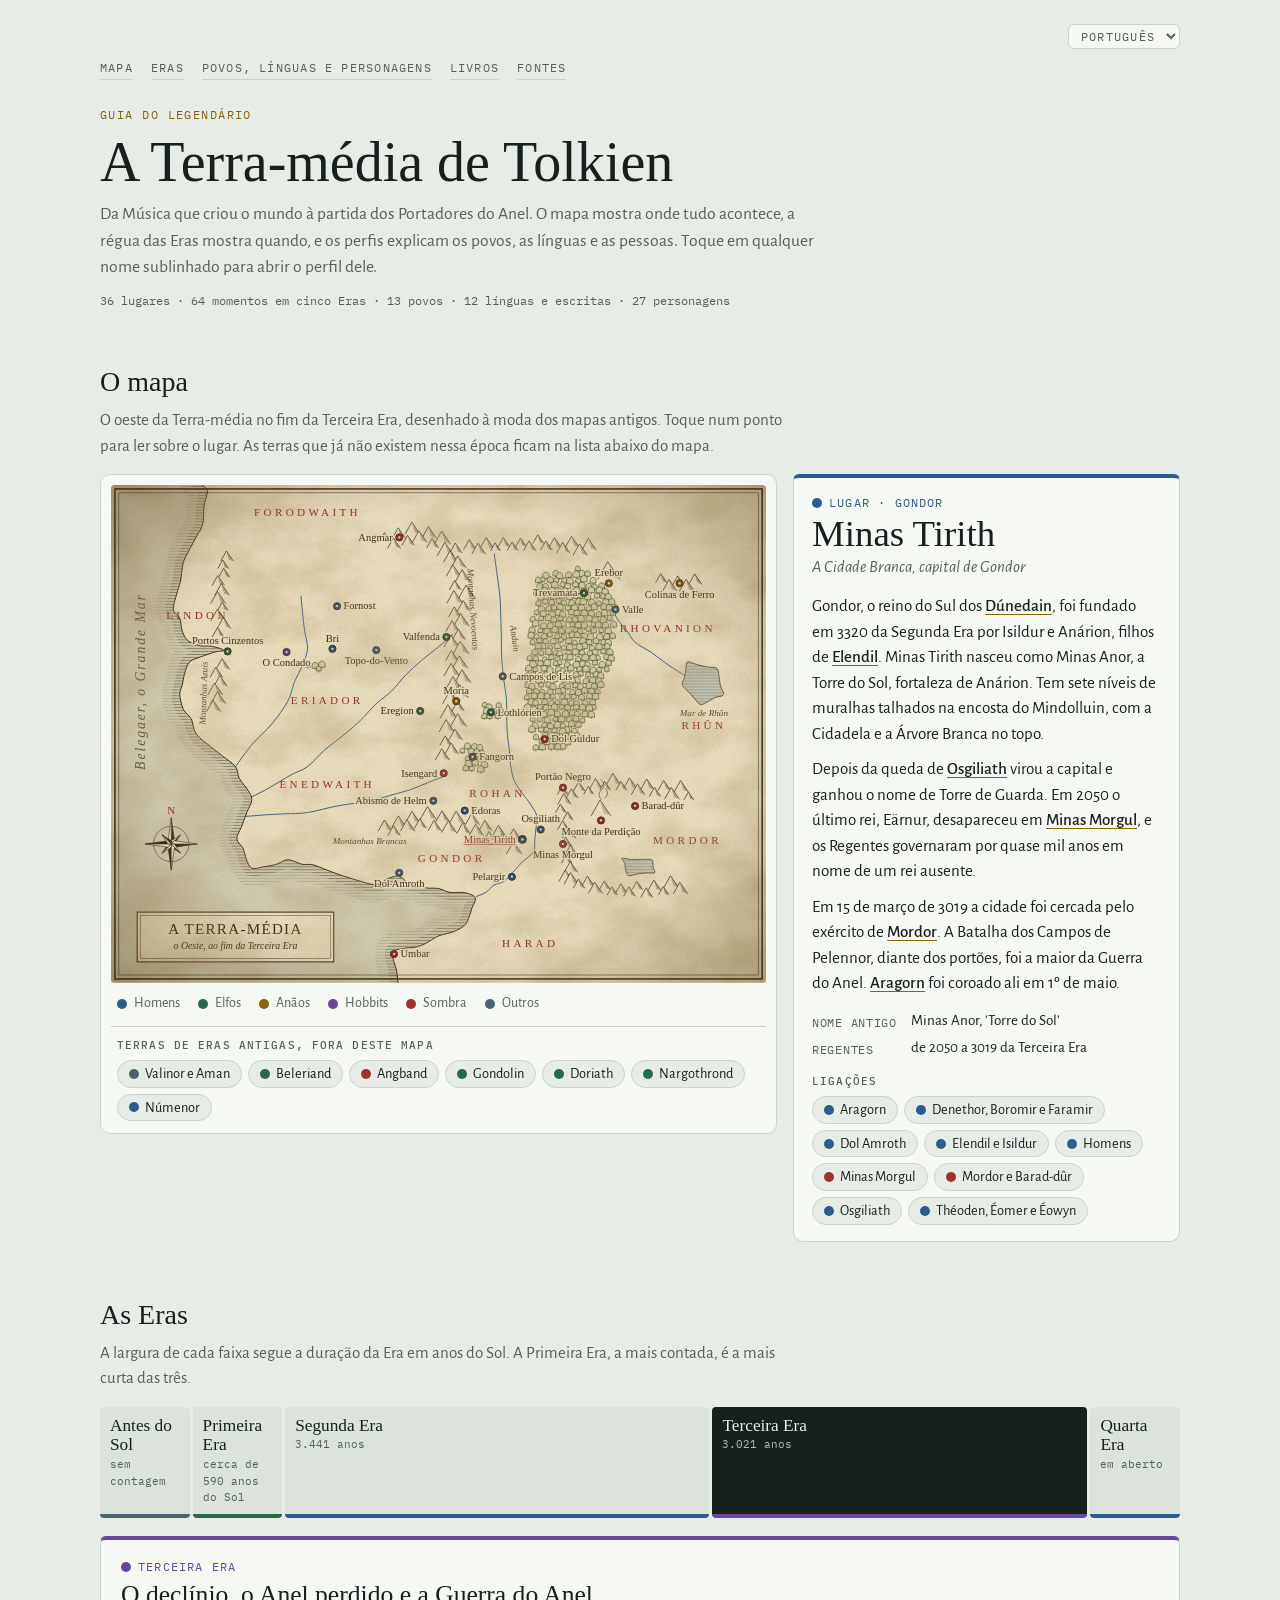
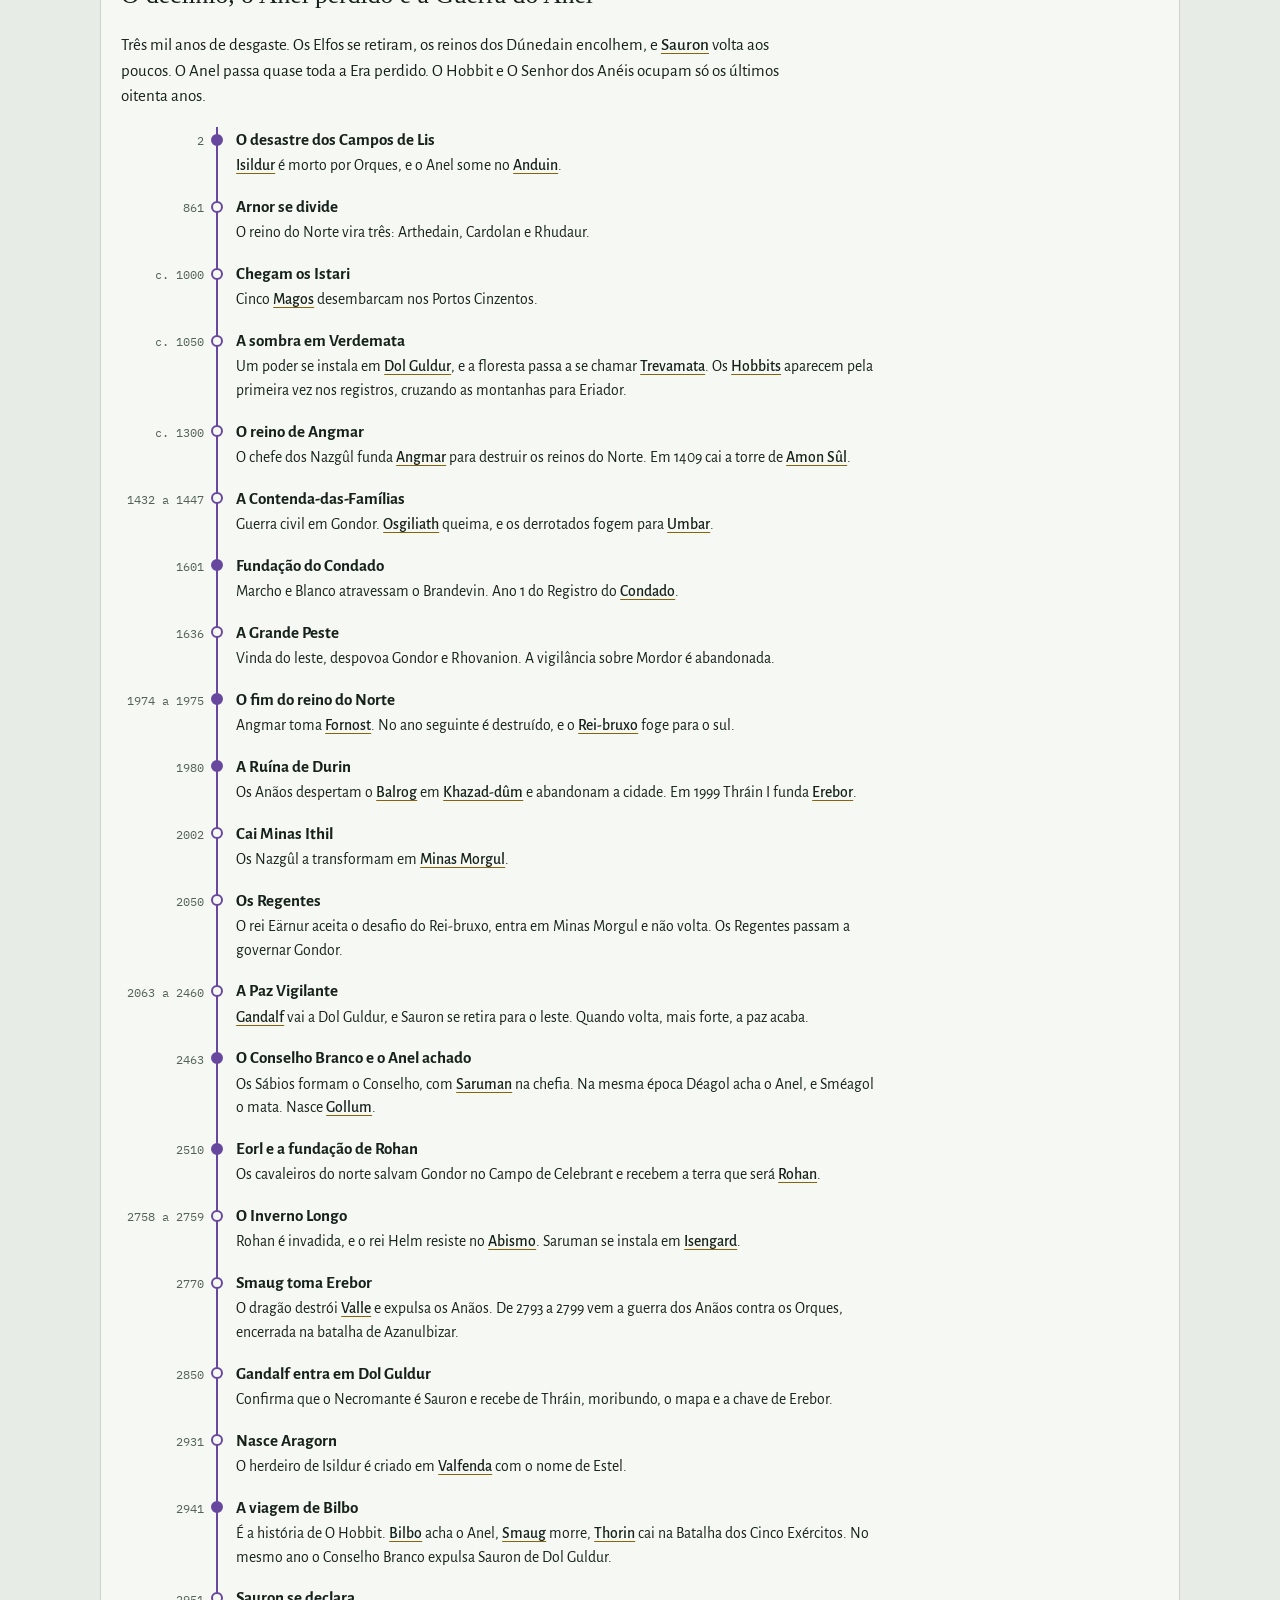
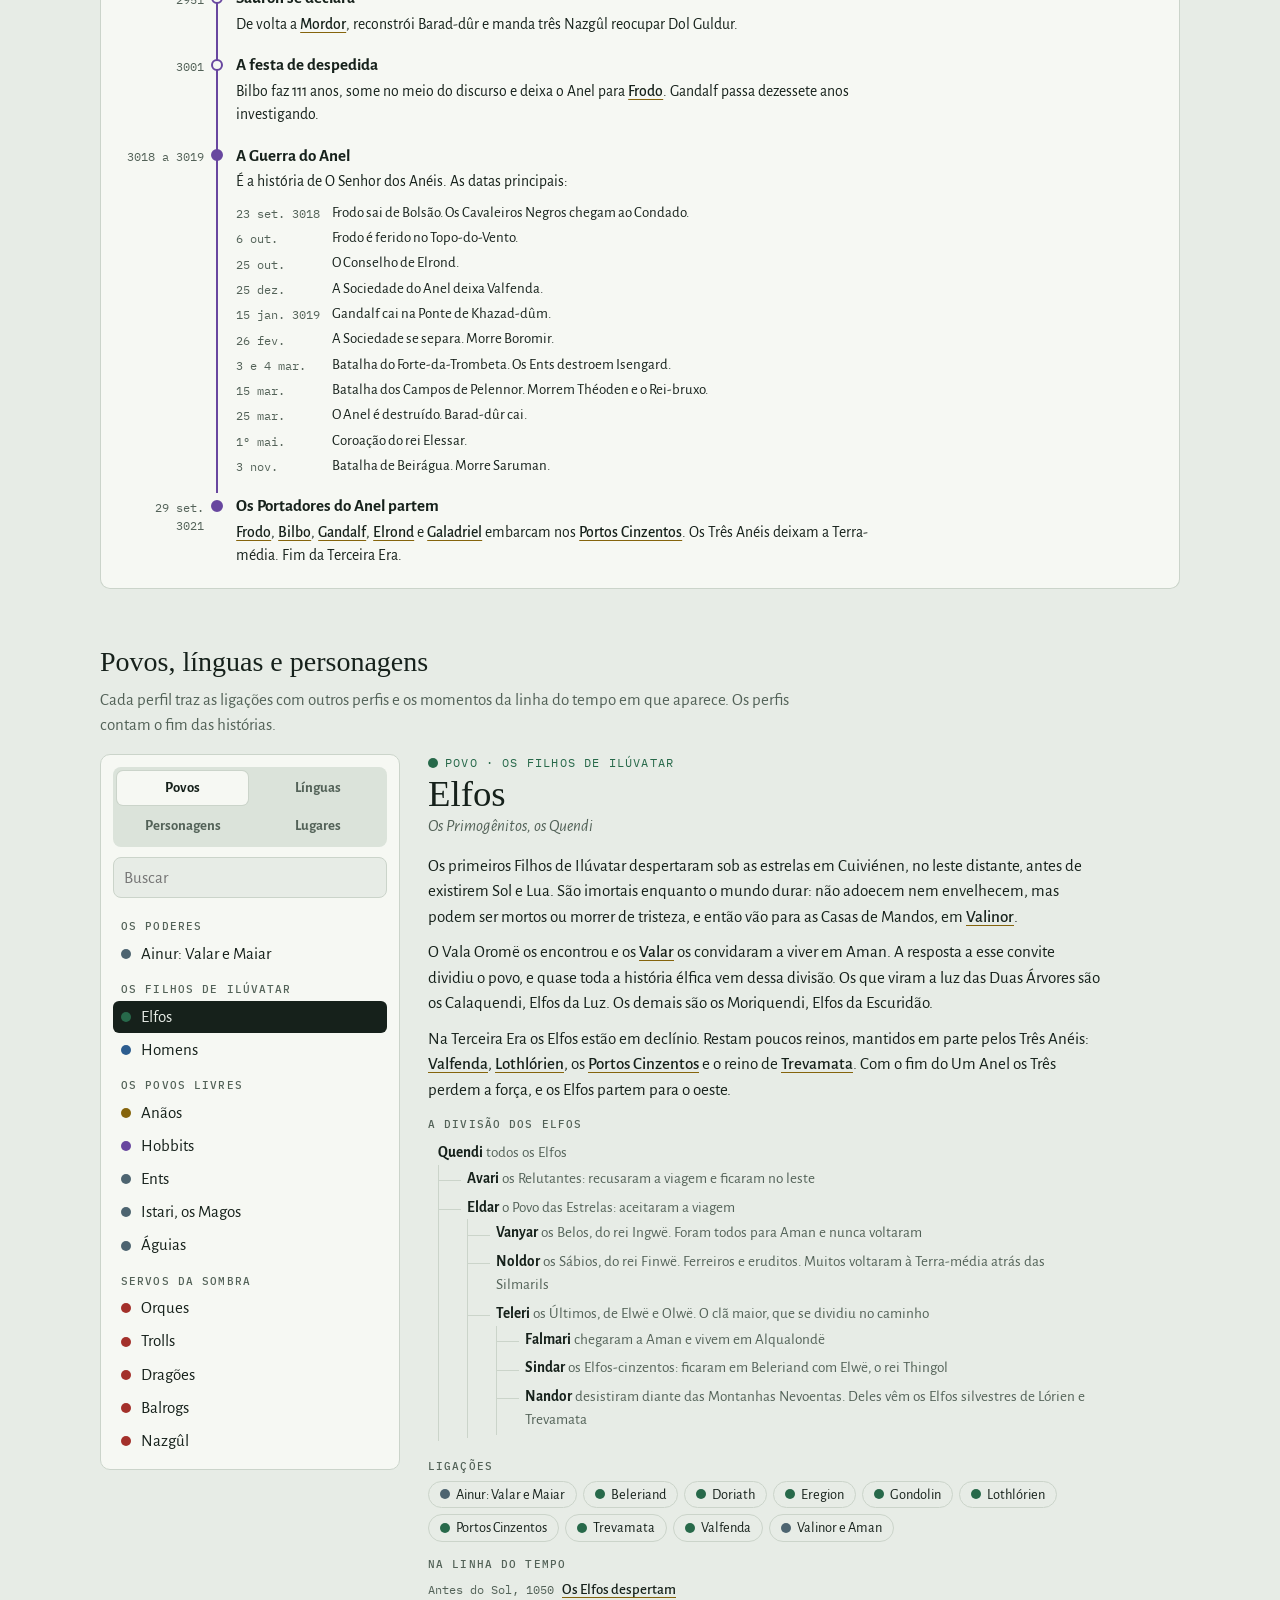
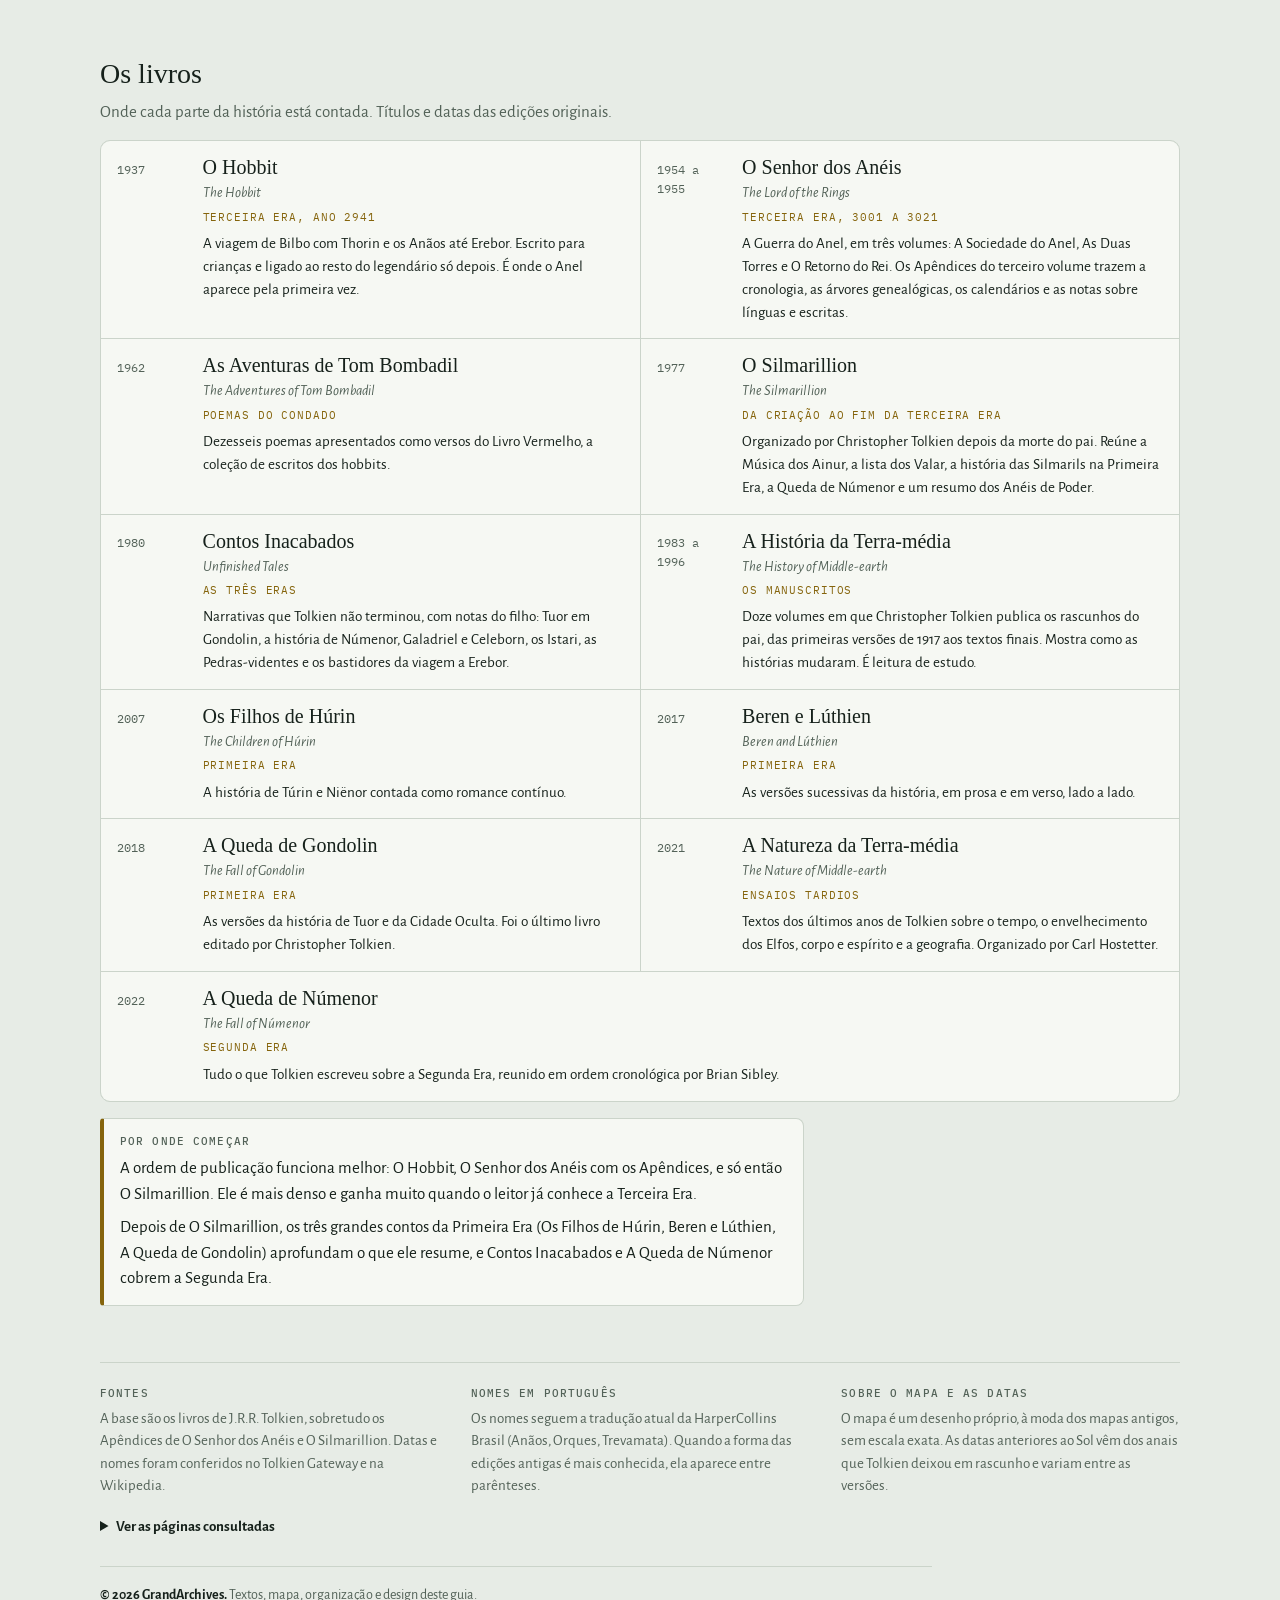
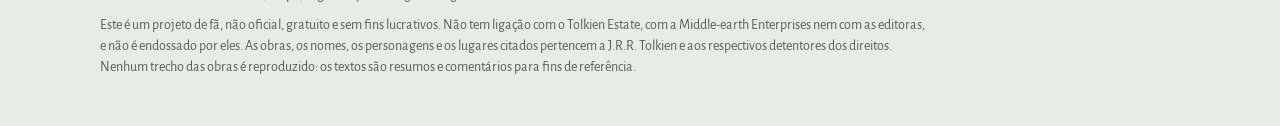
<file: site/index.html>
<!doctype html>
<html lang="pt-BR">
<head>
<meta charset="utf-8">
<meta name="viewport" content="width=device-width,initial-scale=1,viewport-fit=cover">
<title>Terra-média de Tolkien: guia do legendário | GrandArchives</title>
<meta name="description" content="Guia da Terra-média de Tolkien: mapa à moda antiga, linha do tempo das Eras e perfis de povos, línguas, personagens e lugares, com os livros onde cada história é contada.">
<link rel="canonical" href="https://grand-archives.github.io/middle-earth/">
<meta property="og:type" content="website">
<meta property="og:site_name" content="GrandArchives">
<meta property="og:locale" content="pt_BR">
<meta property="og:locale:alternate" content="en_US">
<meta property="og:title" content="Terra-média de Tolkien: guia do legendário | GrandArchives">
<meta property="og:description" content="Guia da Terra-média de Tolkien: mapa à moda antiga, linha do tempo das Eras e perfis de povos, línguas, personagens e lugares, com os livros onde cada história é contada.">
<meta property="og:url" content="https://grand-archives.github.io/middle-earth/">
<link rel="alternate" hreflang="pt-BR" href="https://grand-archives.github.io/middle-earth/">
<link rel="alternate" hreflang="en" href="https://grand-archives.github.io/middle-earth/en/">
<link rel="alternate" hreflang="x-default" href="https://grand-archives.github.io/middle-earth/">
<link rel="icon" href="assets/icons/favicon.ico" sizes="any">
<link rel="icon" href="assets/icons/favicon.svg" type="image/svg+xml">
<link rel="apple-touch-icon" href="assets/icons/apple-touch-icon.png">
<link rel="preconnect" href="https://fonts.googleapis.com">
<link rel="preconnect" href="https://fonts.gstatic.com" crossorigin>
<link rel="stylesheet" href="https://fonts.googleapis.com/css2?family=IM+Fell+English:ital@0;1&family=Alegreya+Sans:ital,wght@0,400;0,500;0,700;1,400&family=IBM+Plex+Mono:wght@400;500&display=swap">
<link rel="stylesheet" href="css/style.css">
<script src="js/app.js" defer></script>
</head>
<body>
<div id="app"><noscript>Este guia precisa de JavaScript para funcionar. Ative o JavaScript no navegador para ler o conteúdo.</noscript></div>
</body>
</html>
</file>
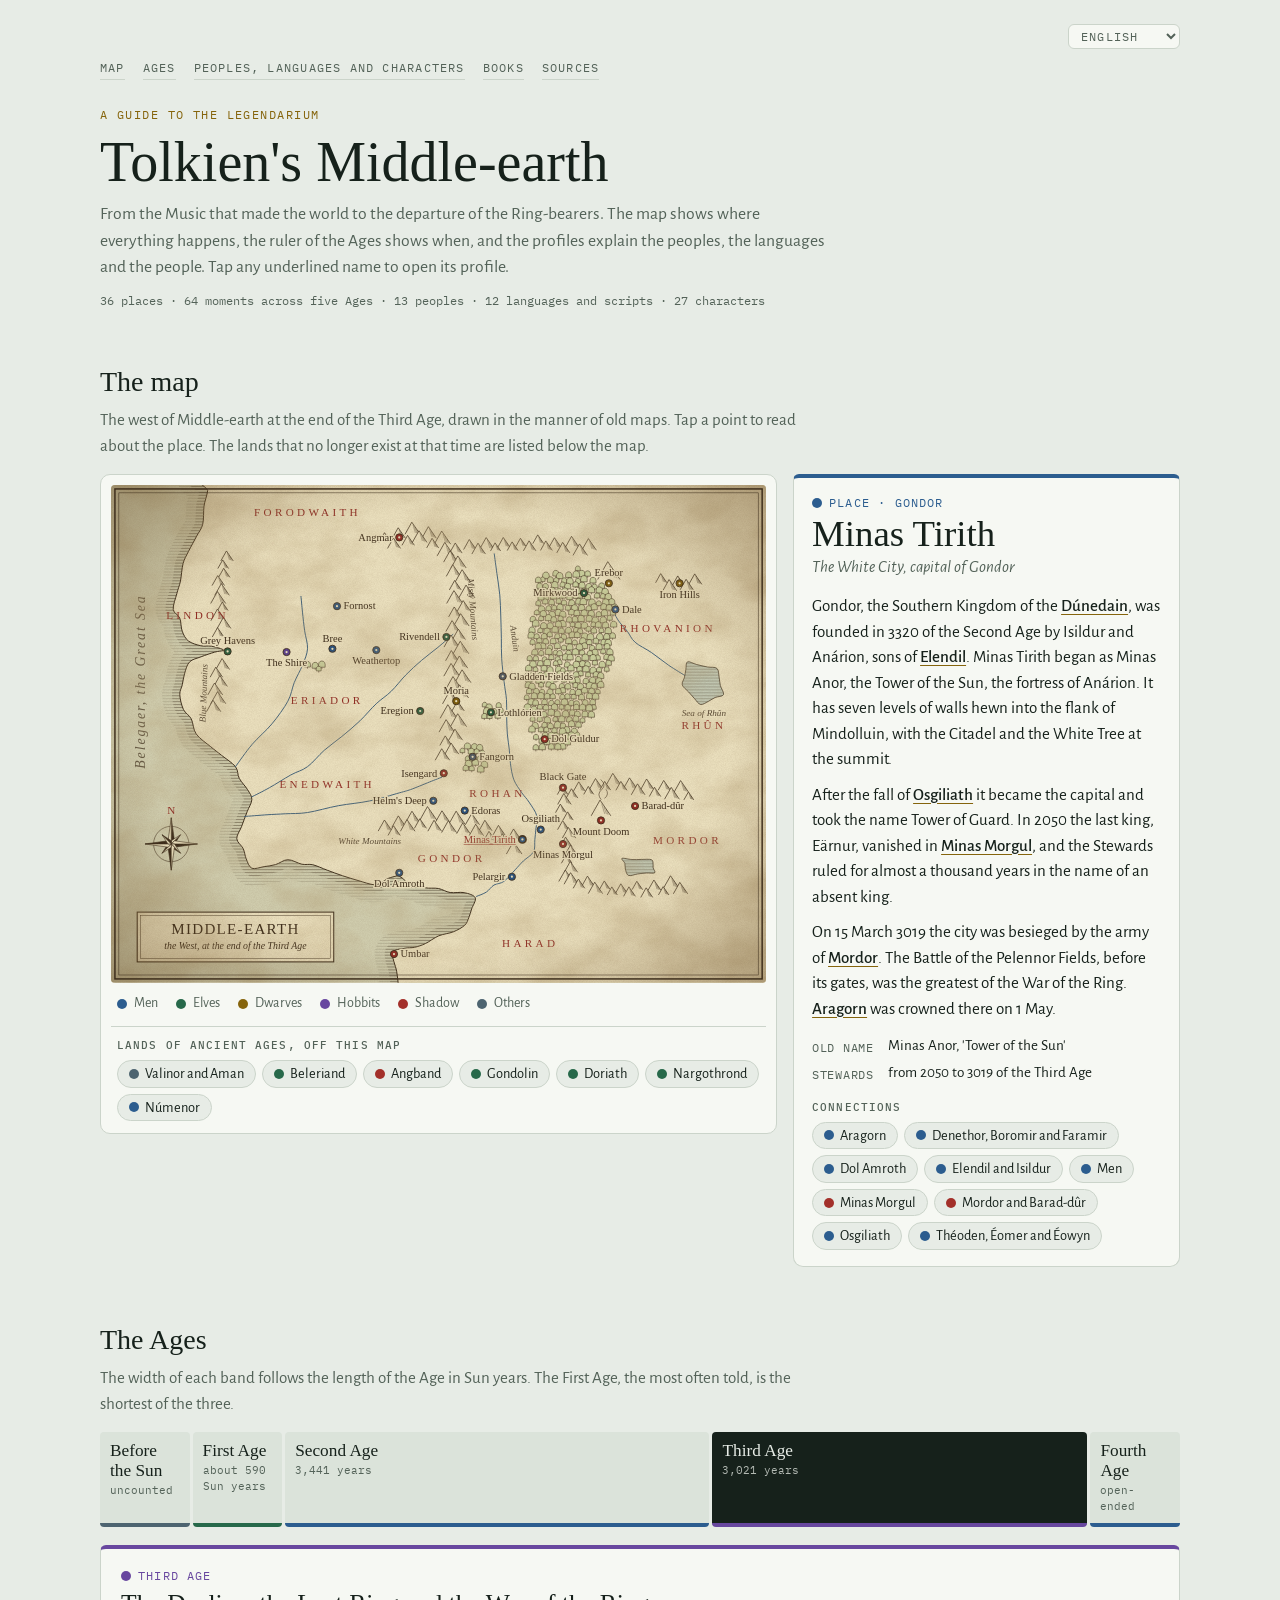
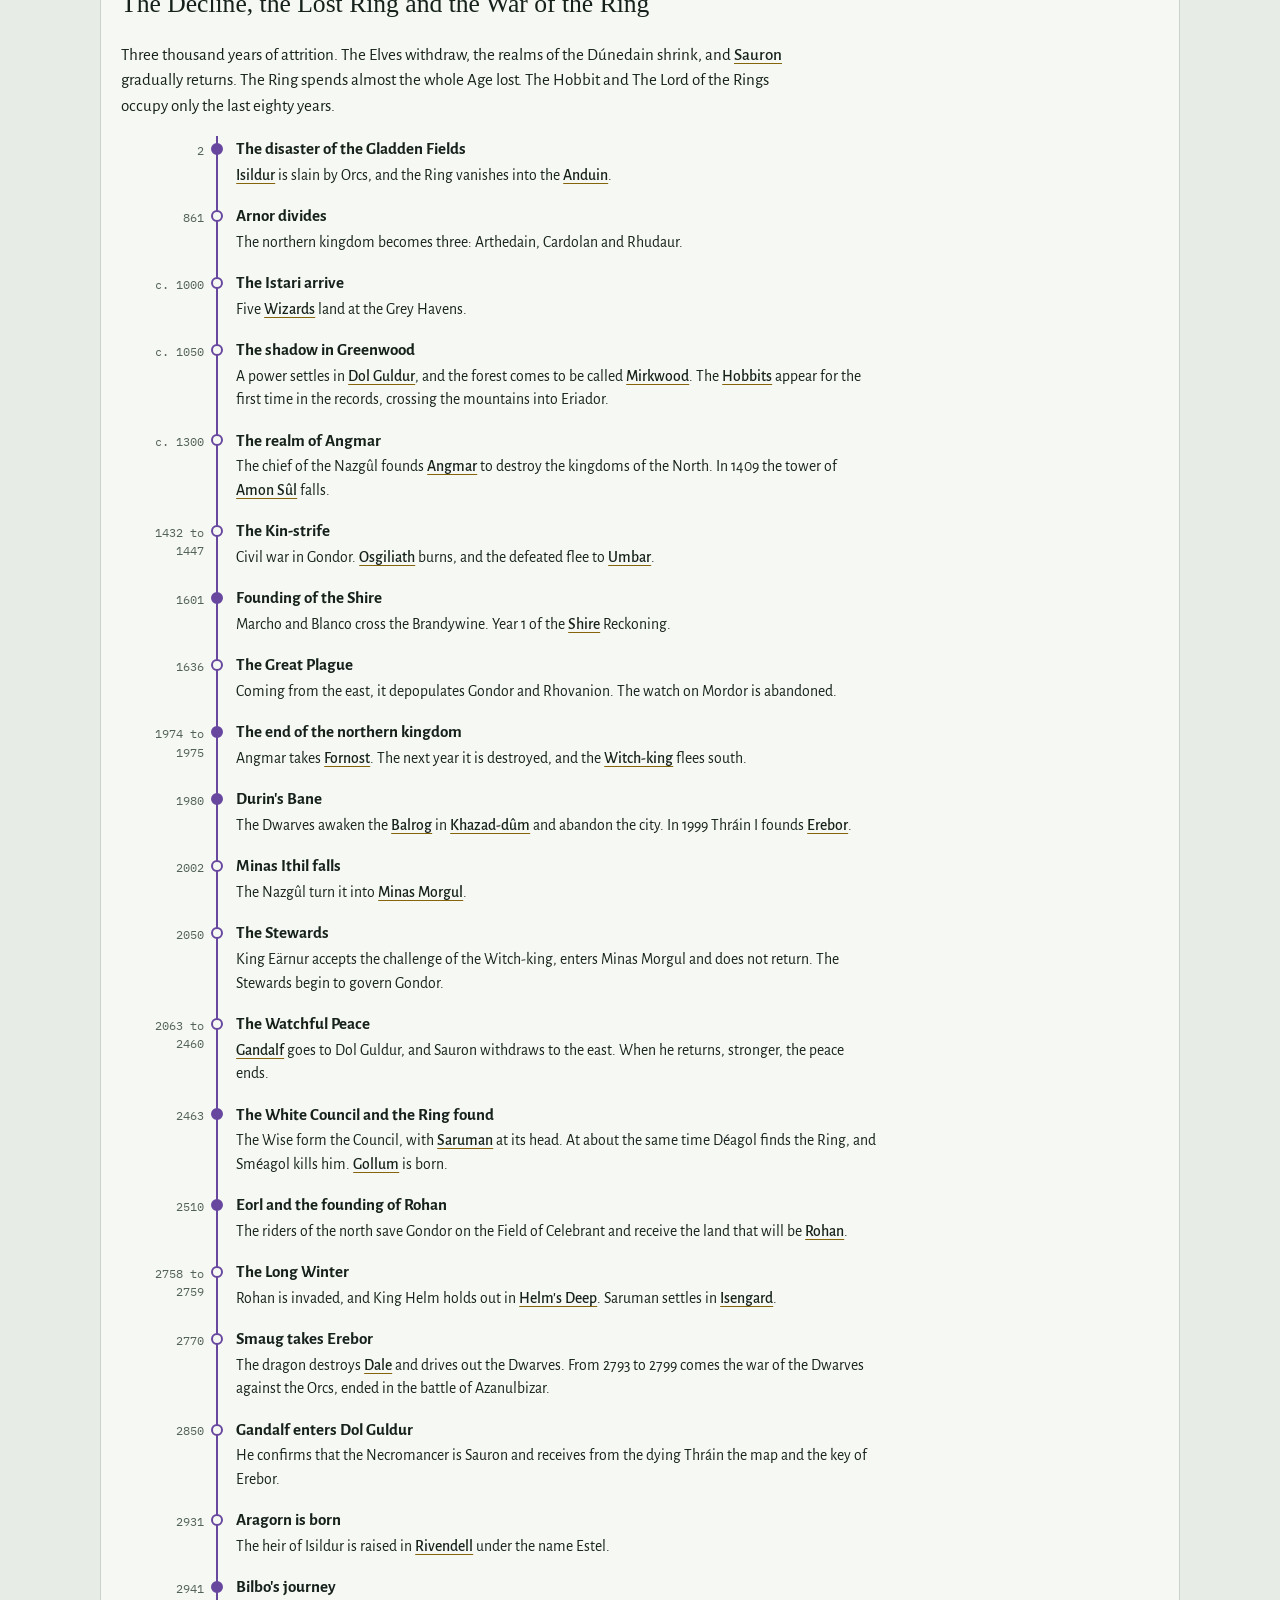
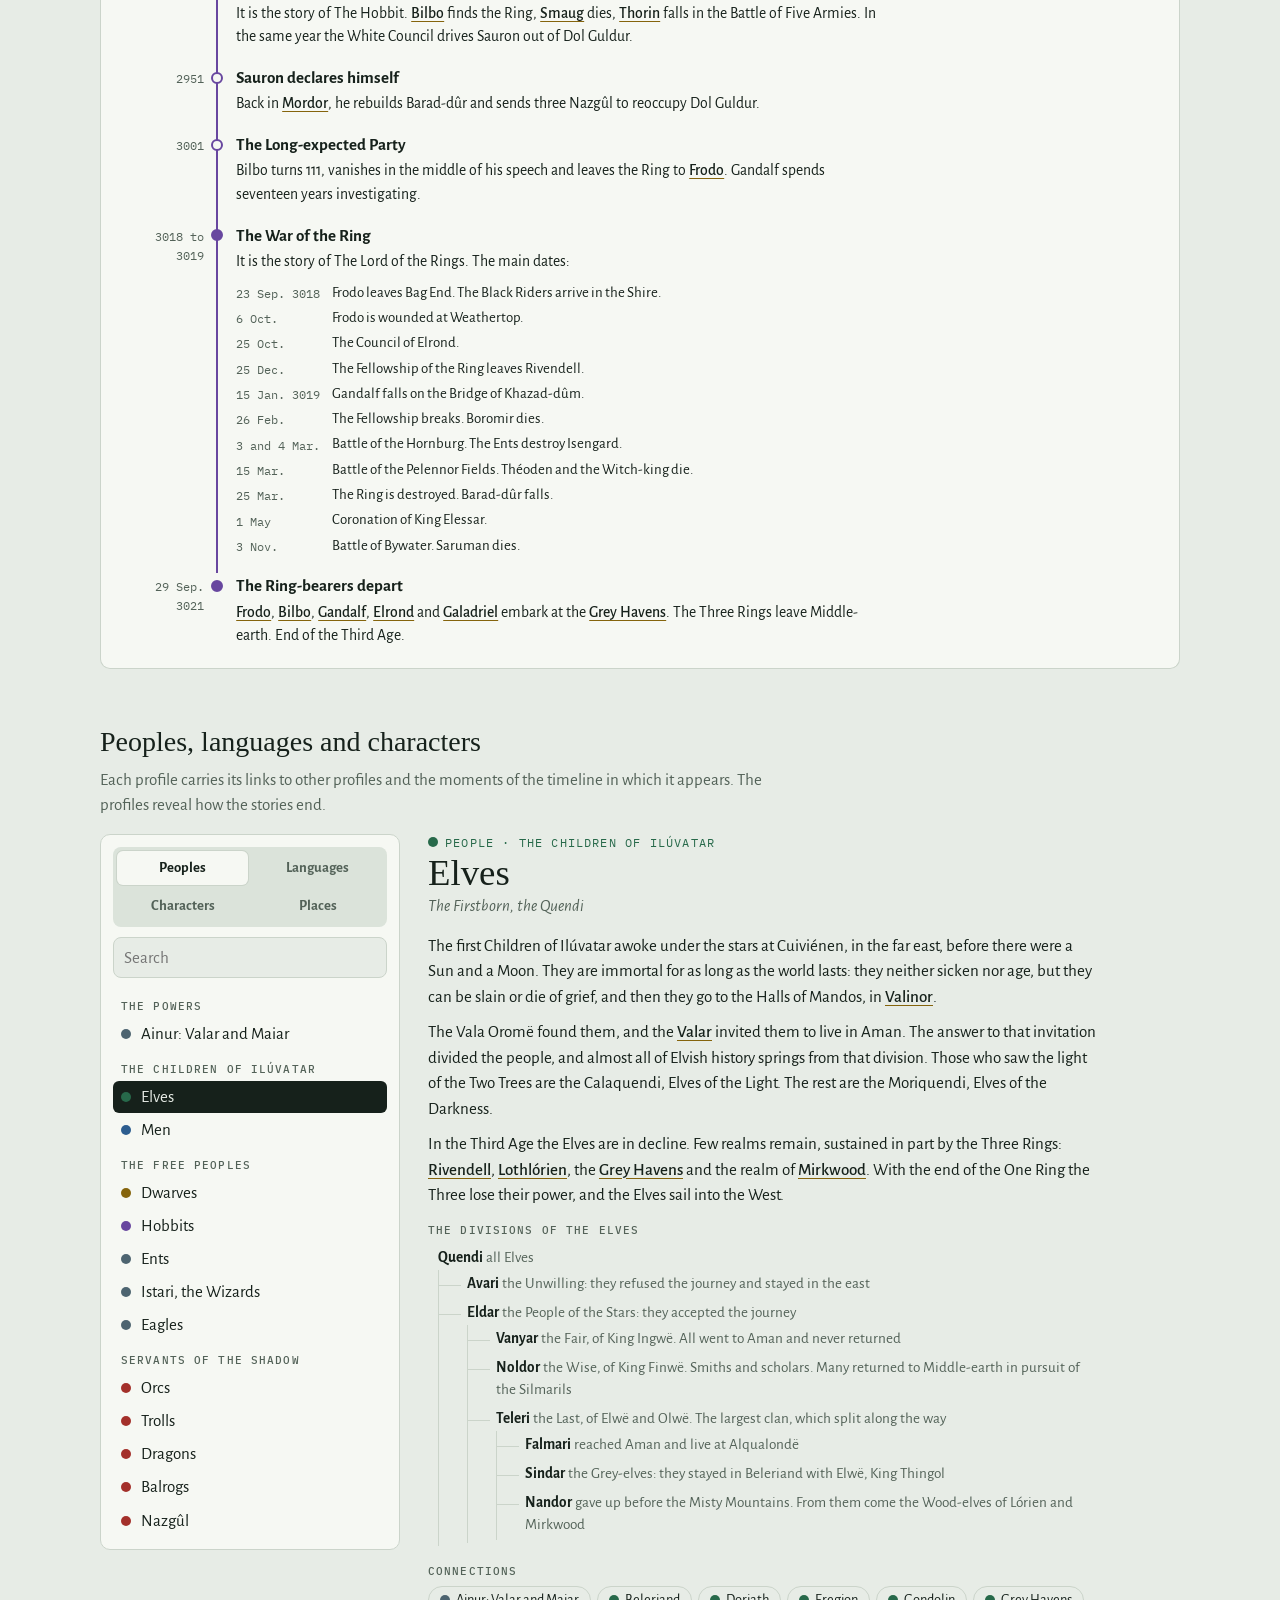
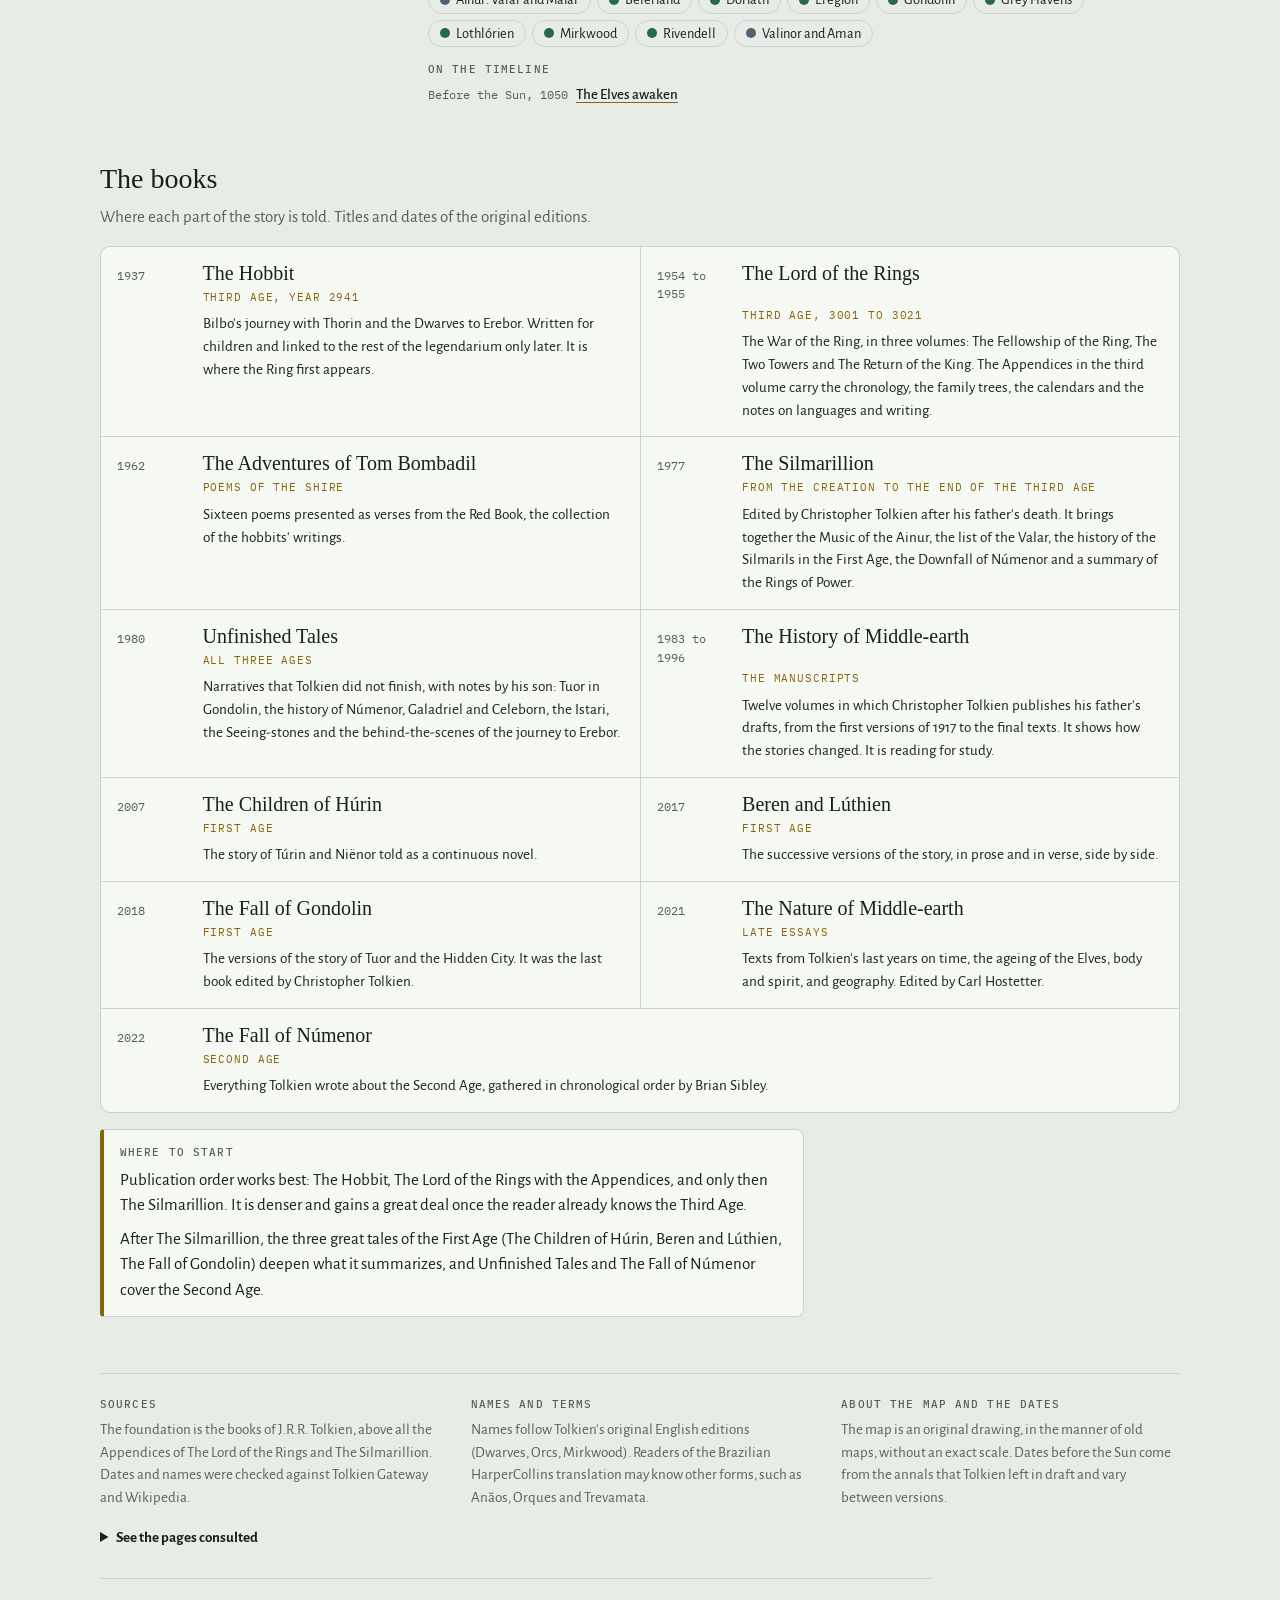
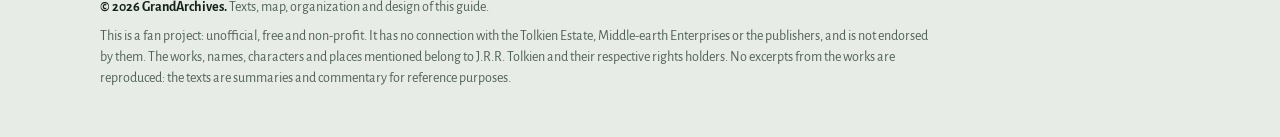
<file: site/en/index.html>
<!doctype html>
<html lang="en">
<head>
<meta charset="utf-8">
<meta name="viewport" content="width=device-width,initial-scale=1,viewport-fit=cover">
<title>Tolkien's Middle-earth: a guide to the legendarium | GrandArchives</title>
<meta name="description" content="A guide to Tolkien's Middle-earth: an old-style map, a timeline of the Ages and profiles of peoples, languages, characters and places, with the books where each story is told.">
<link rel="canonical" href="https://grand-archives.github.io/middle-earth/en/">
<meta property="og:type" content="website">
<meta property="og:site_name" content="GrandArchives">
<meta property="og:locale" content="en_US">
<meta property="og:locale:alternate" content="pt_BR">
<meta property="og:title" content="Tolkien's Middle-earth: a guide to the legendarium | GrandArchives">
<meta property="og:description" content="A guide to Tolkien's Middle-earth: an old-style map, a timeline of the Ages and profiles of peoples, languages, characters and places, with the books where each story is told.">
<meta property="og:url" content="https://grand-archives.github.io/middle-earth/en/">
<link rel="alternate" hreflang="pt-BR" href="https://grand-archives.github.io/middle-earth/">
<link rel="alternate" hreflang="en" href="https://grand-archives.github.io/middle-earth/en/">
<link rel="alternate" hreflang="x-default" href="https://grand-archives.github.io/middle-earth/">
<link rel="icon" href="../assets/icons/favicon.ico" sizes="any">
<link rel="icon" href="../assets/icons/favicon.svg" type="image/svg+xml">
<link rel="apple-touch-icon" href="../assets/icons/apple-touch-icon.png">
<link rel="preconnect" href="https://fonts.googleapis.com">
<link rel="preconnect" href="https://fonts.gstatic.com" crossorigin>
<link rel="stylesheet" href="https://fonts.googleapis.com/css2?family=IM+Fell+English:ital@0;1&family=Alegreya+Sans:ital,wght@0,400;0,500;0,700;1,400&family=IBM+Plex+Mono:wght@400;500&display=swap">
<link rel="stylesheet" href="../css/style.css">
<script src="../js/app.js" defer></script>
</head>
<body>
<div id="app"><noscript>This guide needs JavaScript to work. Enable JavaScript in your browser to read the content.</noscript></div>
</body>
</html>
</file>
<file: site/css/style.css>
:root{color-scheme:light;box-sizing:border-box;padding-top:env(safe-area-inset-top,0px);padding-bottom:env(safe-area-inset-bottom,0px)}html{scroll-padding-top:env(safe-area-inset-top,0px)}body{margin:0;padding:0;font:14px -apple-system,BlinkMacSystemFont,sans-serif;background:#fff;color:#000}img{max-width:100%}[hidden]:not([hidden=until-found i]){display:none!important}

/* Layout: old-style map (parchment, hand-drawn peaks and trees) of western Middle-earth with marked places and a reading panel beside it; then the scaled Ages ruler, the profile explorer (peoples, languages, characters, places) and the bookshelf. */
:root{
  --bg:#e7ece6; --surface:#f6f8f3; --ink:#16211b; --muted:#536258; --line:#cbd4ca; --tint:#dbe3da;
  --gold:#85640c; --red:#a3302a; --blue:#2c5d8f; --green:#27694a; --violet:#68479f; --steel:#4d6470;
  --paper:#dccfa8; --paper-land:#eadfbd; --mink:#3a2a18; --mred:#8f2a22; --msea:#c3c9b4; --mleaf:#c9cf9c; --mriver:#3f5f78;
  --display:"IM Fell English",Georgia,"Times New Roman",serif;
  --body:"Alegreya Sans",system-ui,-apple-system,"Segoe UI",sans-serif;
  --mono:"IBM Plex Mono",ui-monospace,Menlo,Consolas,monospace;
}
@media (prefers-color-scheme: dark){
  :root:not([data-theme="light"]){
    --bg:#101713; --surface:#18211c; --ink:#e7eee7; --muted:#9db0a3; --line:#2d3a32; --tint:#212c26;
    --gold:#e2ba52; --red:#f2836f; --blue:#86b5e8; --green:#70d09a; --violet:#bba3f2; --steel:#a3bac6;
    --paper:#bfb089; --paper-land:#cfc19b; --mink:#2c1f10; --mred:#7d2018; --msea:#a6ae9a; --mleaf:#aeb681; --mriver:#33506a;
    color-scheme:dark;
  }
}
:root[data-theme="dark"]{
  --bg:#101713; --surface:#18211c; --ink:#e7eee7; --muted:#9db0a3; --line:#2d3a32; --tint:#212c26;
  --gold:#e2ba52; --red:#f2836f; --blue:#86b5e8; --green:#70d09a; --violet:#bba3f2; --steel:#a3bac6;
  --paper:#bfb089; --paper-land:#cfc19b; --mink:#2c1f10; --mred:#7d2018; --msea:#a6ae9a; --mleaf:#aeb681; --mriver:#33506a;
  color-scheme:dark;
}
*{box-sizing:border-box}
html{scroll-behavior:smooth}
body{background:var(--bg);color:var(--ink);font-family:var(--body);font-size:17px;line-height:1.5}
.wrap{max-width:1120px;margin:0 auto;padding-inline:20px;padding-block:24px 40px}
button{font:inherit;color:inherit;background:none;border:0;padding:0;cursor:pointer;text-align:left}
a{color:inherit}
:focus-visible{outline:2px solid var(--gold);outline-offset:2px;border-radius:4px}

.nav{display:flex;flex-wrap:wrap;gap:6px 18px;font-family:var(--mono);font-size:.76rem;letter-spacing:.1em;text-transform:uppercase;margin-bottom:26px}
.nav a{text-decoration:none;color:var(--muted);border-bottom:1px solid var(--line);padding-bottom:2px}
.nav a:hover{color:var(--ink);border-color:var(--gold)}
.top{display:flex;flex-direction:column;gap:10px;margin-bottom:22px;max-width:46rem}
.eyebrow{font-family:var(--mono);font-size:.75rem;letter-spacing:.12em;text-transform:uppercase;color:var(--gold)}
h1{font-family:var(--display);font-weight:400;font-size:clamp(2.2rem,6vw,3.5rem);line-height:1.02;margin:0;text-wrap:balance}
.lede{margin:0;color:var(--muted);font-size:1.1rem}
.meta{font-family:var(--mono);font-size:.78rem;color:var(--muted)}
.sech{margin:52px 0 16px;max-width:44rem;scroll-margin-top:16px}
.sec{font-family:var(--display);font-weight:400;font-size:1.75rem;margin:0 0 4px;text-wrap:balance}
.sech p{margin:0;color:var(--muted)}

.k-homens{--c:var(--blue)} .k-elfos{--c:var(--green)} .k-anaos{--c:var(--gold)} .k-hobbits{--c:var(--violet)} .k-sombra{--c:var(--red)} .k-outros{--c:var(--steel)}

/* map */
.mapgrid{display:grid;grid-template-columns:minmax(0,7fr) minmax(0,4fr);gap:16px;align-items:start}
.mapbox{background:var(--surface);border:1px solid var(--line);border-radius:10px;padding:10px;min-width:0}
.scroll{overflow-x:auto}
#map{display:block;width:100%;min-width:620px;height:auto;border-radius:4px;--blue:#274f7a;--green:#2c5b3c;--gold:#7a5a0a;--violet:#5b3f8c;--red:#8f2a22;--steel:#4a5560}
#map .paper{fill:var(--paper)} #map .landp{fill:var(--paper-land);stroke:var(--mink);stroke-width:1.5;stroke-linejoin:round}
#map .wash{fill:var(--msea);opacity:.5}
#map .ink{fill:none;stroke:var(--mink);stroke-linecap:round;stroke-linejoin:round}
#map .peak{fill:var(--paper-land);stroke:var(--mink);stroke-width:1.1;stroke-linejoin:round}
#map .shade{fill:none;stroke:var(--mink);stroke-width:.7;stroke-linecap:round;opacity:.75}
#map .tree{fill:var(--mleaf);stroke:var(--mink);stroke-width:.8;stroke-linejoin:round}
#map .rv{fill:none;stroke:var(--mriver);stroke-width:1.5;stroke-linecap:round}
#map .lake{fill:var(--msea);stroke:var(--mink);stroke-width:1.1}
#map .frame{fill:none;stroke:var(--mink)}
#map .rg{font-family:var(--display);font-size:17px;letter-spacing:.3em;fill:var(--mred);text-anchor:middle}
#map .ft{font-family:var(--display);font-style:italic;font-size:14px;fill:var(--mink);text-anchor:middle;opacity:.85}
#map .seat{font-family:var(--display);font-style:italic;font-size:21px;letter-spacing:.14em;fill:var(--mink);text-anchor:middle;opacity:.7}
#map .cart rect{fill:var(--paper-land);stroke:var(--mink)}
#map .cart text{font-family:var(--display);fill:var(--mink);text-anchor:middle}
#map .rose path{stroke:var(--mink);stroke-width:.9;stroke-linejoin:round} #map .rose .d{fill:var(--mink)} #map .rose .l{fill:var(--paper-land)}
#map .rose text{font-family:var(--display);font-size:17px;fill:var(--mred);text-anchor:middle}
#map .pin{cursor:pointer}
#map .pin circle{fill:var(--c);stroke:var(--mink);stroke-width:1.3}
#map .pin .eye{fill:var(--paper-land);stroke:none}
#map .pin text{font-family:var(--display);font-size:16px;fill:var(--mink);paint-order:stroke;stroke:var(--paper-land);stroke-width:4;stroke-linejoin:round}
#map .pin:hover text{fill:var(--mred)}
#map .pin.on circle{stroke-width:2.6}
#map .pin.on text{fill:var(--mred);text-decoration:underline}
#map .pin:focus-visible{outline:none}
#map .pin:focus-visible circle{stroke:var(--mred);stroke-width:3}
.lgd{display:flex;flex-wrap:wrap;gap:6px 18px;padding:10px 6px 2px;font-size:.88rem;color:var(--muted)}
.lgd span{display:inline-flex;align-items:center;gap:7px}
.dot{display:inline-block;width:10px;height:10px;border-radius:50%;background:var(--c);flex:none}
.lost{margin-top:10px;padding:10px 6px 2px;border-top:1px solid var(--line)}
.lost h4{margin:0 0 6px}
.mappanel{background:var(--surface);border:1px solid var(--line);border-top:4px solid var(--c,var(--ink));border-radius:6px 6px 10px 10px;padding:16px 18px;min-width:0;position:sticky;top:calc(env(safe-area-inset-top,0px) + 12px);max-height:calc(100vh - 24px);overflow:auto}

h4,.lab{font-family:var(--mono);font-weight:500;font-size:.7rem;letter-spacing:.1em;text-transform:uppercase;color:var(--muted);margin:0 0 6px}
.kick{font-family:var(--mono);font-size:.74rem;color:var(--c,var(--gold));letter-spacing:.1em;text-transform:uppercase;display:flex;align-items:center;gap:7px;flex-wrap:wrap}
.ent{display:flex;flex-direction:column;gap:14px;min-width:0}
.ent h3{font-family:var(--display);font-weight:400;font-size:clamp(1.6rem,4vw,2.3rem);line-height:1.08;margin:2px 0 0;text-wrap:balance}
.ent .sub{margin:0;color:var(--muted);font-style:italic}
.prose{display:flex;flex-direction:column;gap:10px;max-width:42rem}
.prose p{margin:0}
.lk{text-decoration:underline;text-decoration-color:var(--gold);text-underline-offset:3px;font-weight:500}
.lk:hover{text-decoration-thickness:2px}
.facts{display:grid;grid-template-columns:max-content minmax(0,1fr);gap:4px 14px;font-size:.95rem;margin:0;max-width:42rem}
.facts dt{font-family:var(--mono);font-size:.72rem;letter-spacing:.06em;text-transform:uppercase;color:var(--muted);padding-top:.25rem}
.facts dd{margin:0}
.chips{display:flex;flex-wrap:wrap;gap:6px}
.chip{display:inline-flex;align-items:center;gap:6px;border:1px solid var(--line);border-radius:999px;padding:2px 11px;font-size:.9rem;background:var(--bg)}
.chip:hover{border-color:var(--ink)}
.branches{list-style:none;margin:0;padding:0;display:flex;flex-direction:column;gap:8px;max-width:42rem}
.branches li{border-left:3px solid var(--c,var(--gold));padding-left:12px}
.branches b{font-weight:700}
.words{border-collapse:collapse;font-size:.98rem;max-width:42rem;width:100%}
.words td{padding:5px 12px 5px 0;border-bottom:1px solid var(--line);vertical-align:baseline}
.words td:first-child{font-family:var(--display);font-style:italic;font-size:1.12rem;white-space:nowrap}
.tree{font-size:.95rem;max-width:42rem}
.tree ul{list-style:none;margin:0;padding-left:18px;border-left:1.5px solid var(--line)}
.tree>ul{padding-left:0;border-left:0}
.tree li{padding:3px 0 3px 10px;position:relative}
.tree ul ul>li::before{content:"";position:absolute;left:-18px;top:1em;width:22px;border-top:1.5px solid var(--line)}
.tree b{font-weight:700}
.tree span{color:var(--muted)}
.back{list-style:none;margin:0;padding:0;display:flex;flex-direction:column;gap:4px;font-size:.93rem}
.back .yr{font-family:var(--mono);font-size:.74rem;color:var(--muted);margin-right:8px}

/* ages */
.ruler{display:flex;gap:3px;margin-bottom:6px}
.ruler button{flex:var(--g) 1 0;min-width:5.6rem;padding:9px 10px;background:var(--tint);border-radius:4px;display:flex;flex-direction:column;gap:1px;border-bottom:4px solid var(--c)}
.ruler button b{font-family:var(--display);font-weight:400;font-size:1.08rem;line-height:1.15}
.ruler button span{font-family:var(--mono);font-size:.68rem;color:var(--muted)}
.ruler button[aria-selected="true"]{background:var(--ink);color:var(--bg)}
.ruler button[aria-selected="true"] span{color:inherit;opacity:.75}
.rnote{font-size:.86rem;color:var(--muted);margin:0 0 18px}
.era{background:var(--surface);border:1px solid var(--line);border-top:4px solid var(--c);border-radius:6px 6px 10px 10px;padding:18px 20px 20px;display:flex;flex-direction:column;gap:18px}
.era h3{font-family:var(--display);font-weight:400;font-size:1.6rem;margin:0}
ol.line{list-style:none;margin:0;padding:0}
.st{display:grid;grid-template-columns:5.2rem minmax(0,1fr);gap:12px;scroll-margin-top:16px}
.st .yr{font-family:var(--mono);font-size:.78rem;color:var(--muted);font-variant-numeric:tabular-nums;padding-top:.28rem;text-align:right}
.st .b{position:relative;border-left:2px solid var(--c);padding:0 0 16px 18px;min-width:0}
.st:last-child .b{padding-bottom:0;border-left-color:transparent}
.st .b::before{content:"";position:absolute;left:-7px;top:.42rem;width:12px;height:12px;border-radius:50%;background:var(--surface);border:2px solid var(--c);box-sizing:border-box}
.st.big .b::before{background:var(--c)}
.st.hl .b{background:var(--tint)}
.st .ti{font-weight:700}
.st p{margin:2px 0 0;font-size:.98rem;max-width:40rem}
.war{margin:8px 0 0;padding:0;list-style:none;font-size:.93rem;display:grid;grid-template-columns:max-content minmax(0,1fr);gap:3px 12px;max-width:40rem}
.war dt{font-family:var(--mono);font-size:.74rem;color:var(--muted);padding-top:.2rem;white-space:nowrap}
.war dd{margin:0}

/* explorer */
.grid{display:grid;grid-template-columns:300px minmax(0,1fr);gap:28px;align-items:start}
.pick{position:sticky;top:calc(env(safe-area-inset-top,0px) + 12px);display:flex;flex-direction:column;gap:10px;background:var(--surface);border:1px solid var(--line);border-radius:10px;padding:12px;max-height:calc(100vh - 24px)}
.tabs{display:grid;grid-template-columns:1fr 1fr;gap:4px;background:var(--tint);padding:4px;border-radius:8px}
.tabs button{text-align:center;padding:6px 0;border-radius:6px;font-weight:700;font-size:.92rem;color:var(--muted)}
.tabs button[aria-selected="true"]{background:var(--surface);color:var(--ink);box-shadow:0 0 0 1px var(--line)}
#q{width:100%;font:inherit;padding:7px 10px;border:1px solid var(--line);border-radius:8px;background:var(--bg);color:var(--ink)}
.list{overflow-y:auto;min-height:0;display:flex;flex-direction:column;gap:1px;margin:0 -4px;padding:0 4px}
.list h4{margin:10px 0 2px 8px}
.item{display:grid;grid-template-columns:12px minmax(0,1fr);gap:8px;align-items:center;padding:5px 8px;border-radius:6px;width:100%;line-height:1.3}
.item:hover{background:var(--tint)}
.item[aria-current="true"]{background:var(--ink);color:var(--bg)}
.empty{color:var(--muted);font-size:.92rem;padding:8px}
.detail{min-width:0;scroll-margin-top:12px;--c:var(--gold)}

/* books */
.books{display:grid;grid-template-columns:repeat(2,minmax(0,1fr));gap:1px;background:var(--line);border:1px solid var(--line);border-radius:10px;overflow:hidden}
.book{background:var(--surface);padding:14px 16px;display:grid;grid-template-columns:4.6rem minmax(0,1fr);gap:4px 12px;align-content:start}
.book:last-child:nth-child(odd){grid-column:1/-1}
.book .y{font-family:var(--mono);font-size:.78rem;color:var(--muted);padding-top:.3rem}
.book h3{margin:0;font-family:var(--display);font-weight:400;font-size:1.25rem;line-height:1.2}
.book .o{font-style:italic;color:var(--muted);font-size:.92rem}
.book p{margin:4px 0 0;font-size:.95rem;grid-column:2}
.book .era-tag{font-family:var(--mono);font-size:.68rem;letter-spacing:.08em;text-transform:uppercase;color:var(--gold);grid-column:2}
.order{margin-top:16px;max-width:44rem;border:1px solid var(--line);border-left:4px solid var(--gold);border-radius:4px 8px 8px 4px;background:var(--surface);padding:14px 16px}
.order p{margin:0 0 8px}
.order p:last-child{margin:0}

dialog#reader{width:min(46rem,calc(100vw - 20px));max-height:calc(100vh - 28px);border:1px solid var(--line);border-radius:12px;background:var(--bg);color:var(--ink);padding:0;overflow:auto;overscroll-behavior:contain}
dialog#reader::backdrop{background:rgba(6,14,10,.62)}
.rbar{position:sticky;top:0;z-index:2;display:flex;justify-content:flex-end;padding:10px 14px;background:var(--bg);border-bottom:1px solid var(--line)}
#rbody{padding:18px 20px 28px;--c:var(--gold)}
.btn{border:1.5px solid var(--ink);border-radius:999px;padding:3px 14px;font-weight:700;font-size:.9rem;white-space:nowrap}
.btn:hover{background:var(--ink);color:var(--bg)}

.credits{margin-top:56px;border-top:1px solid var(--line);padding-top:22px;display:grid;grid-template-columns:repeat(3,minmax(0,1fr));gap:18px 32px;font-size:.94rem;color:var(--muted)}
.credits p{margin:0}
.credits details{grid-column:1/-1}
.credits summary{cursor:pointer;color:var(--ink);font-weight:700}
.credits ul{margin:8px 0 0;padding-left:18px;columns:2 18rem;column-gap:32px}
.credits li{margin-bottom:3px;break-inside:avoid;overflow-wrap:anywhere}
.foot{margin-top:28px;border-top:1px solid var(--line);padding-top:18px;font-size:.88rem;color:var(--muted);max-width:52rem}
.foot p{margin:0 0 8px}
.foot strong{color:var(--ink)}

@media (max-width:860px){
  .mapgrid,.grid{grid-template-columns:minmax(0,1fr)}
  .mappanel,.pick{position:static;max-height:none}
  .list{max-height:15rem}
  .books,.credits{grid-template-columns:minmax(0,1fr)}
  .ruler{flex-wrap:wrap}
  .ruler button{flex:1 1 30%}
  .st{grid-template-columns:3.9rem minmax(0,1fr);gap:8px}
  .era{padding:14px 12px 16px}
  #rbody{padding:14px 14px 24px}
}
@media (prefers-reduced-motion:reduce){html{scroll-behavior:auto}*{transition:none!important}}

/* language selector (rendered by I18N.languageSwitcher; the bar stays hidden while there is a single language) */
.langbar{display:flex;justify-content:flex-end;margin:0 0 10px}
.langbar:empty{display:none}
.langsel{font-family:var(--mono);font-size:.76rem;letter-spacing:.1em;text-transform:uppercase;color:var(--muted);background:var(--surface);border:1px solid var(--line);border-radius:6px;padding:3px 8px;cursor:pointer;max-width:100%}
.langsel:hover{color:var(--ink);border-color:var(--gold)}
</file>
